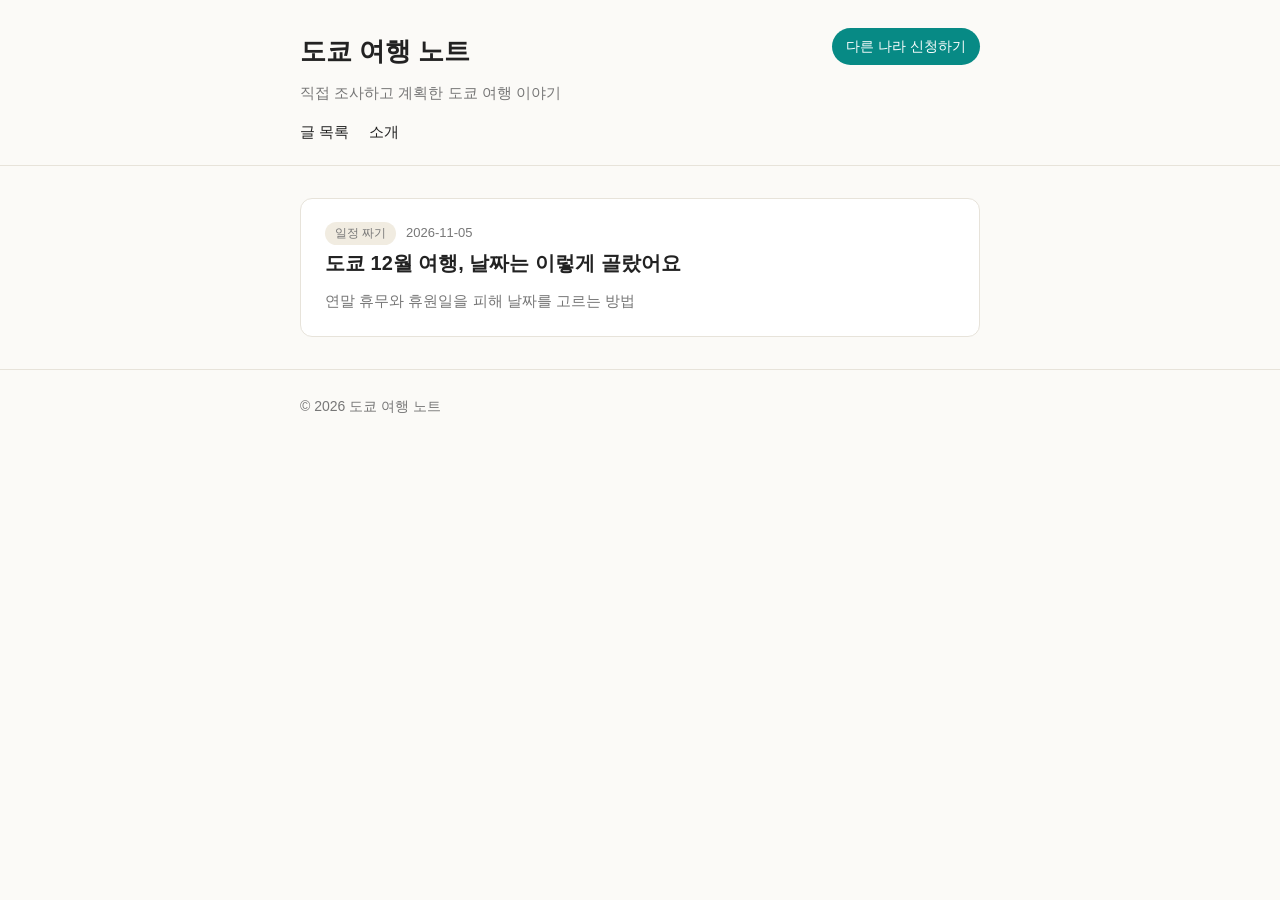
<file: index.html>
<!DOCTYPE html>
<html lang="ko">
<head>
  <meta charset="UTF-8">
  <meta name="viewport" content="width=device-width, initial-scale=1">
  <title>도쿄 여행 노트</title>
  <meta name="description" content="직접 조사하고 계획한 도쿄 여행 이야기. 12월 도쿄 3박 4일 일정, 장소, 예산, 이동 정보를 기록합니다.">
  <link rel="canonical" href="https://choebongjun0607-cell.github.io/travel-blog/">

  <!-- 공유 미리보기 (카카오톡·페이스북 등) -->
  <meta property="og:type" content="website">
  <meta property="og:site_name" content="도쿄 여행 노트">
  <meta property="og:locale" content="ko_KR">
  <meta property="og:title" content="도쿄 여행 노트">
  <meta property="og:description" content="직접 조사하고 계획한 도쿄 여행 이야기">
  <meta property="og:url" content="https://choebongjun0607-cell.github.io/travel-blog/">
  <meta property="og:image" content="https://choebongjun0607-cell.github.io/travel-blog/images/og-home.jpg">
  <meta property="og:image:width" content="1200">
  <meta property="og:image:height" content="630">
  <meta property="og:image:alt" content="도쿄 여행 노트 - 직접 조사하고 계획한 도쿄 여행 이야기">

  <!-- 공유 미리보기 (X/트위터) -->
  <meta name="twitter:card" content="summary_large_image">
  <meta name="twitter:title" content="도쿄 여행 노트">
  <meta name="twitter:description" content="직접 조사하고 계획한 도쿄 여행 이야기">
  <meta name="twitter:image" content="https://choebongjun0607-cell.github.io/travel-blog/images/og-home.jpg">

  <link rel="stylesheet" href="style.css">
</head>
<body>
  <header class="site">
    <div class="wrap">
      <button type="button" id="open-request" class="request-btn">다른 나라 신청하기</button>
      <a class="title" href="index.html">도쿄 여행 노트</a>
      <p class="desc">직접 조사하고 계획한 도쿄 여행 이야기</p>
      <nav>
        <a href="index.html">글 목록</a>
        <a href="about.html">소개</a>
      </nav>
    </div>
  </header>

  <main class="wrap">
    <ul class="post-list">
      <!-- 새 글은 이 아래에 li 하나를 복사해서 맨 위에 추가 -->
      <li class="post-card">
        <div class="meta"><span class="tag">일정 짜기</span> 2026-11-05</div>
        <h2><a href="posts/tokyo-december-dates.html">도쿄 12월 여행, 날짜는 이렇게 골랐어요</a></h2>
        <p>연말 휴무와 휴원일을 피해 날짜를 고르는 방법</p>
      </li>
    </ul>
  </main>

  <footer class="site">
    <div class="wrap">© 2026 도쿄 여행 노트</div>
  </footer>

  <div id="request-modal" class="modal" hidden role="dialog" aria-modal="true" aria-label="다른 나라 신청하기">
    <div class="modal-box">
      <button type="button" class="modal-close" aria-label="닫기">×</button>
      <form class="modal-body" novalidate>
        <h2>다른 지역 신청하기</h2>
        <p class="lead">다음으로 다뤘으면 하는 도시나 소도시가 있다면 알려주세요. 로그인 없이 바로 신청할 수 있어요.</p>

        <label for="rq-nickname">닉네임</label>
        <input id="rq-nickname" name="nickname" type="text" placeholder="닉네임을 입력해주세요" maxlength="30" required>

        <label for="rq-email">이메일</label>
        <input id="rq-email" name="email" type="email" placeholder="답변받을 이메일" maxlength="100" required>

        <label for="rq-region">지역 이름</label>
        <input id="rq-region" name="region" type="text" placeholder="예: 경주, 동영" maxlength="50" required>

        <label for="rq-content">내용</label>
        <textarea id="rq-content" name="content" rows="4" placeholder="어떤 정보를 다뤘으면 하는지 알려주세요" maxlength="1000"></textarea>

        <p class="form-msg" role="status"></p>
        <button type="submit" class="submit">신청하기</button>
      </form>
    </div>
  </div>
  <script src="request.js"></script>
</body>
</html>
</file>
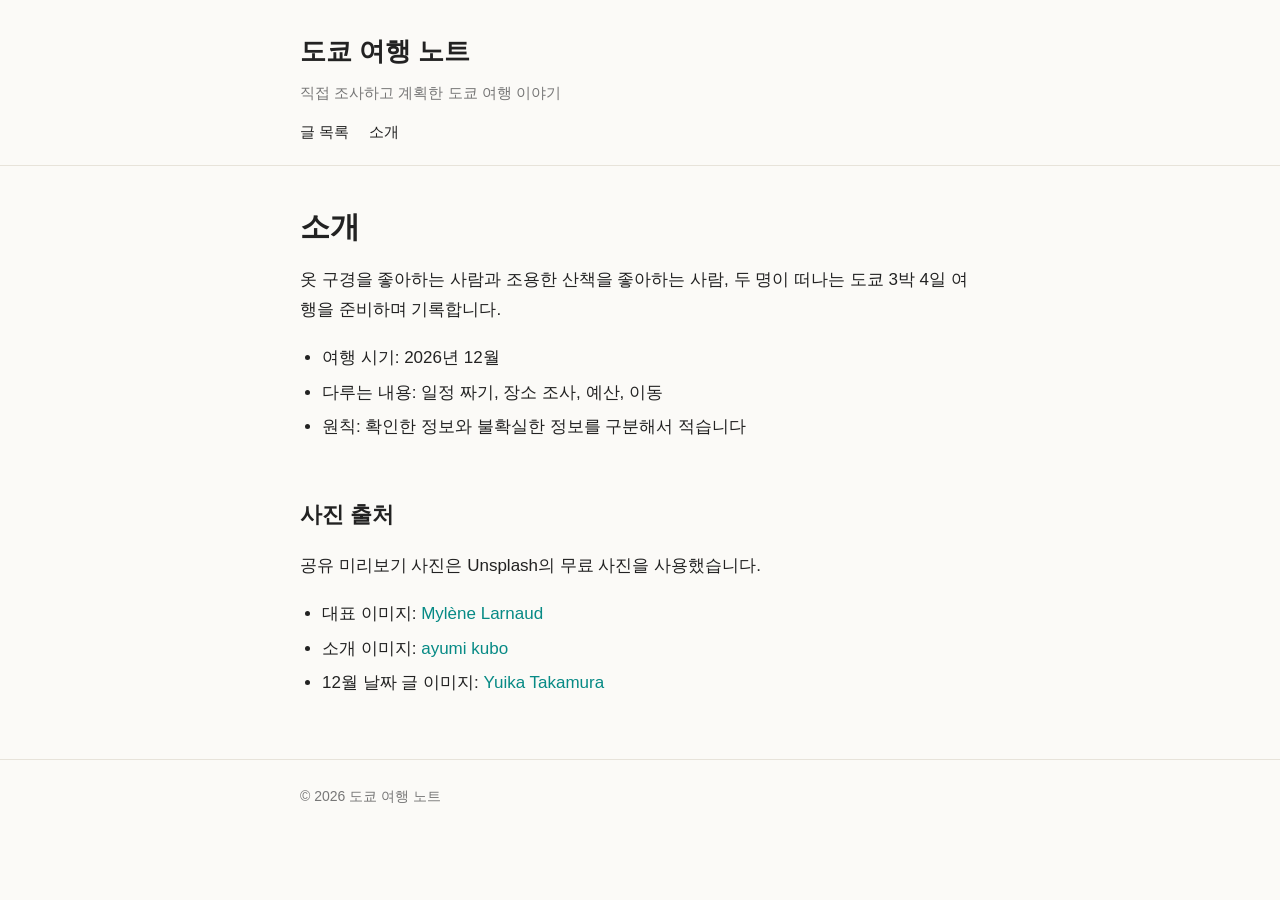
<file: about.html>
<!DOCTYPE html>
<html lang="ko">
<head>
  <meta charset="UTF-8">
  <meta name="viewport" content="width=device-width, initial-scale=1">
  <title>소개 - 도쿄 여행 노트</title>
  <meta name="description" content="옷 구경을 좋아하는 사람과 산책을 좋아하는 사람, 두 명이 떠나는 2026년 12월 도쿄 3박 4일 여행 준비 기록입니다.">
  <link rel="canonical" href="https://choebongjun0607-cell.github.io/travel-blog/about.html">

  <!-- 공유 미리보기 (카카오톡·페이스북 등) -->
  <meta property="og:type" content="website">
  <meta property="og:site_name" content="도쿄 여행 노트">
  <meta property="og:locale" content="ko_KR">
  <meta property="og:title" content="소개 - 도쿄 여행 노트">
  <meta property="og:description" content="두 명이 떠나는 12월 도쿄 3박 4일 여행 준비 기록">
  <meta property="og:url" content="https://choebongjun0607-cell.github.io/travel-blog/about.html">
  <meta property="og:image" content="https://choebongjun0607-cell.github.io/travel-blog/images/og-about.jpg">
  <meta property="og:image:width" content="1200">
  <meta property="og:image:height" content="630">

  <!-- 공유 미리보기 (X/트위터) -->
  <meta name="twitter:card" content="summary_large_image">

  <link rel="stylesheet" href="style.css">
</head>
<body>
  <header class="site">
    <div class="wrap">
      <a class="title" href="index.html">도쿄 여행 노트</a>
      <p class="desc">직접 조사하고 계획한 도쿄 여행 이야기</p>
      <nav>
        <a href="index.html">글 목록</a>
        <a href="about.html">소개</a>
      </nav>
    </div>
  </header>

  <main class="wrap">
    <article>
      <h1>소개</h1>
      <p>옷 구경을 좋아하는 사람과 조용한 산책을 좋아하는 사람, 두 명이 떠나는 도쿄 3박 4일 여행을 준비하며 기록합니다.</p>
      <ul>
        <li>여행 시기: 2026년 12월</li>
        <li>다루는 내용: 일정 짜기, 장소 조사, 예산, 이동</li>
        <li>원칙: 확인한 정보와 불확실한 정보를 구분해서 적습니다</li>
      </ul>

      <h2>사진 출처</h2>
      <p>공유 미리보기 사진은 Unsplash의 무료 사진을 사용했습니다.</p>
      <ul>
        <li>대표 이미지: <a href="https://unsplash.com/photos/narrow-street-in-tokyo-with-vending-machine-TeNP4a_hJzQ">Mylène Larnaud</a></li>
        <li>소개 이미지: <a href="https://unsplash.com/photos/a-man-walking-down-a-narrow-alley-way-xF5RavZke00">ayumi kubo</a></li>
        <li>12월 날짜 글 이미지: <a href="https://unsplash.com/photos/a-city-street-at-night-with-blue-christmas-lights-spFeWVmFqKM">Yuika Takamura</a></li>
      </ul>
    </article>
  </main>

  <footer class="site">
    <div class="wrap">© 2026 도쿄 여행 노트</div>
  </footer>
</body>
</html>
</file>
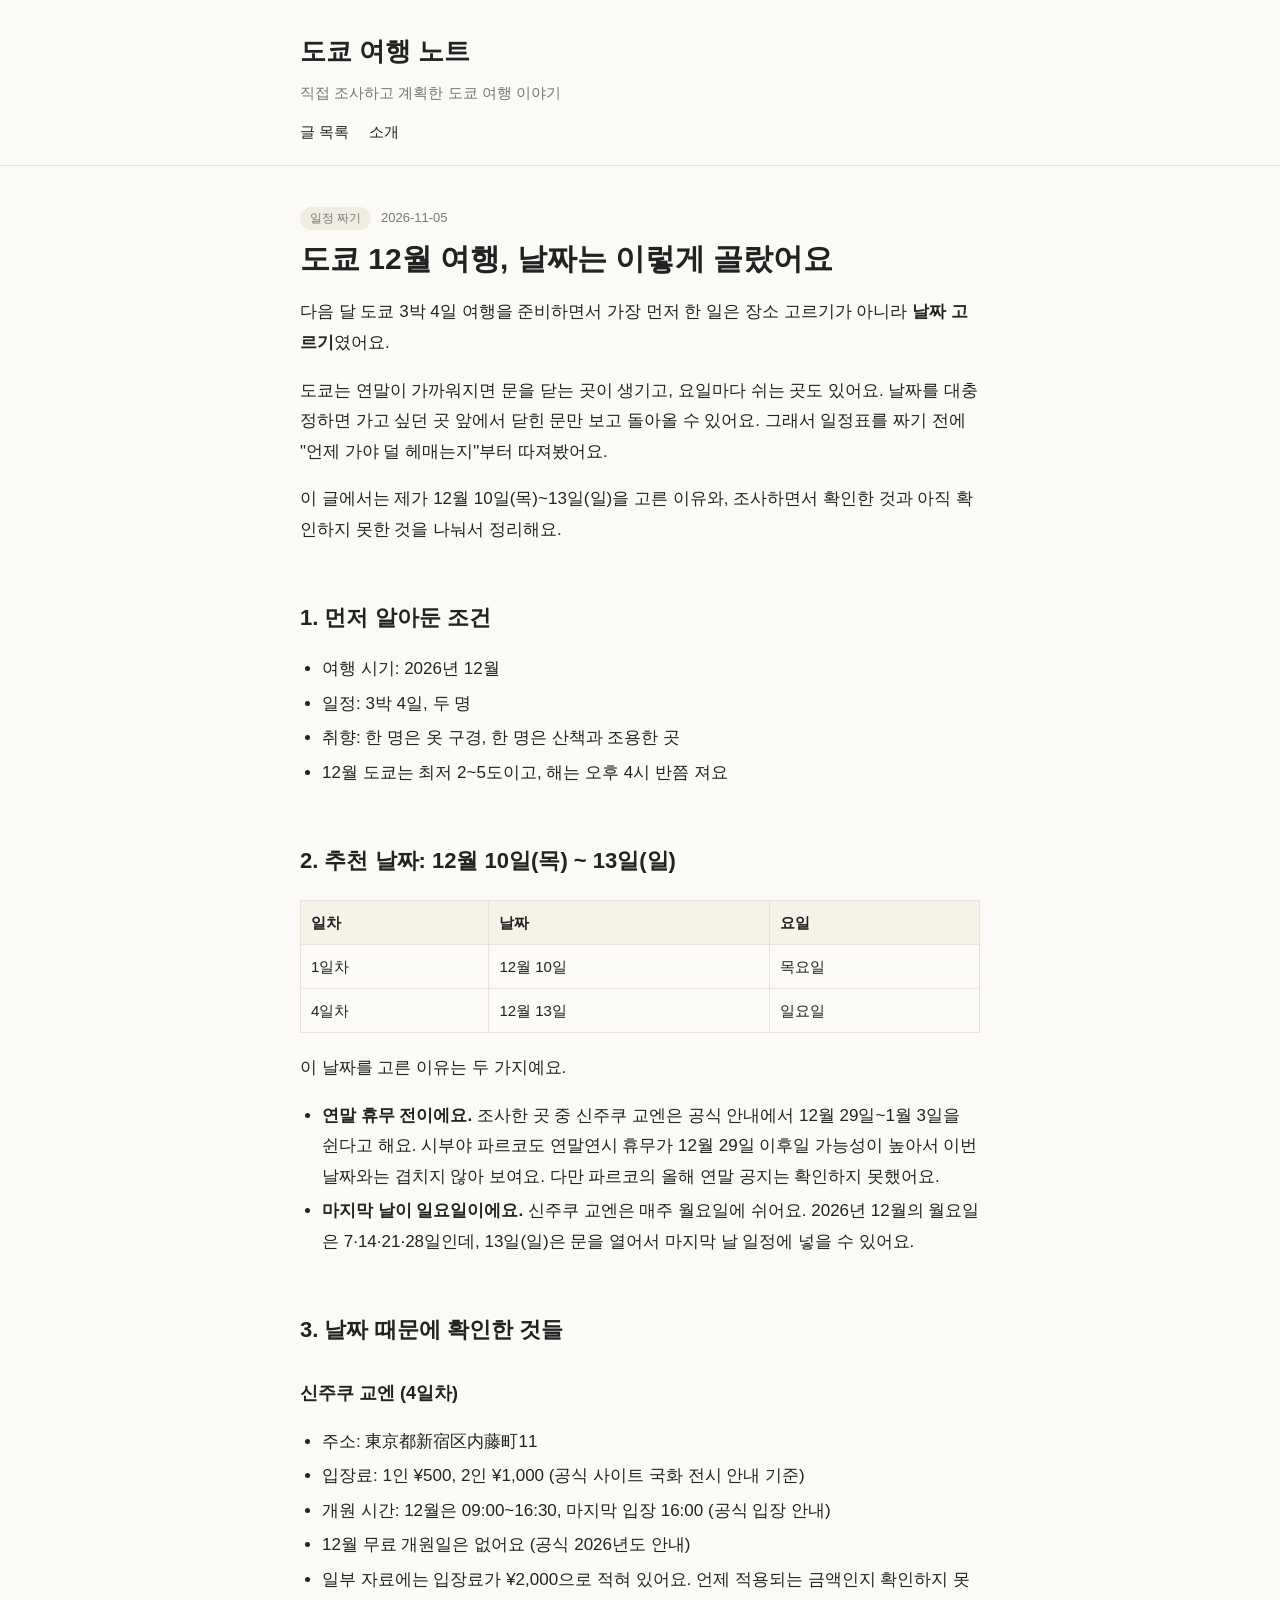
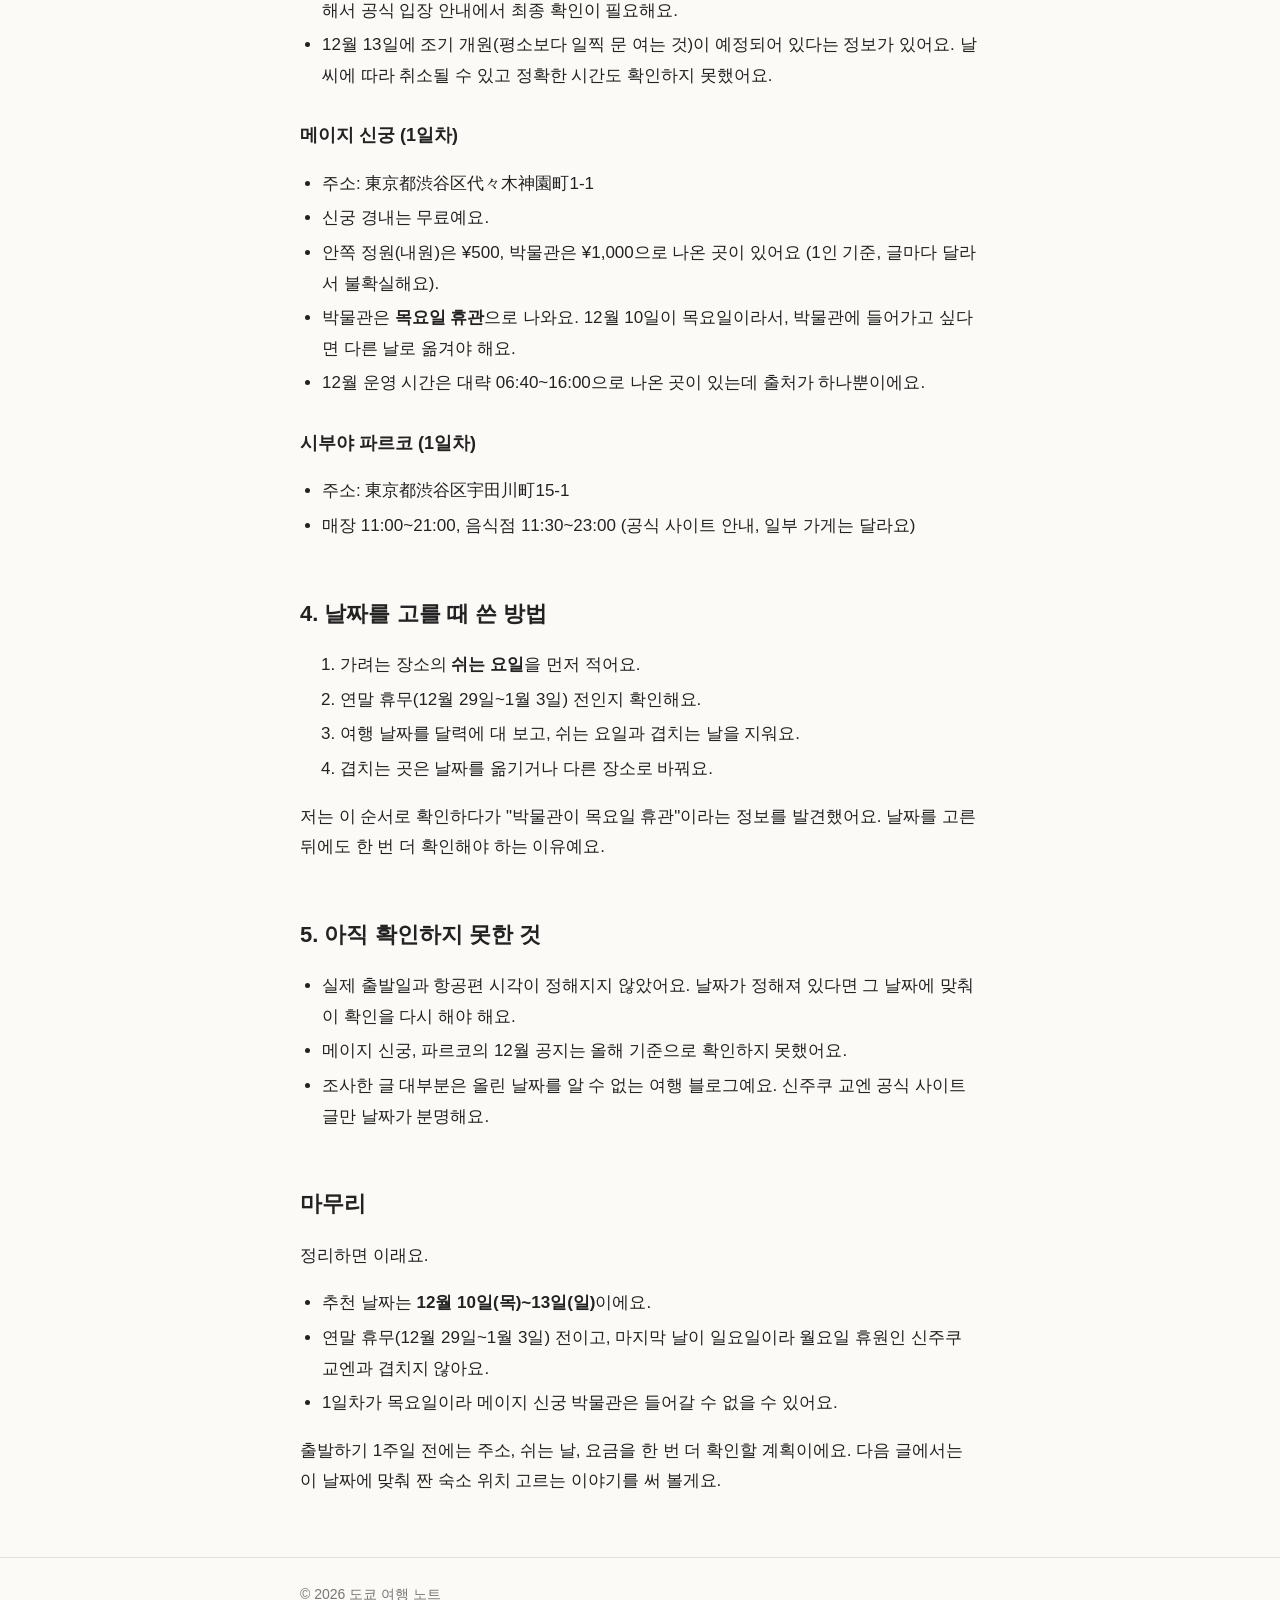
<file: posts/tokyo-december-dates.html>
<!DOCTYPE html>
<html lang="ko">
<head>
  <meta charset="UTF-8">
  <meta name="viewport" content="width=device-width, initial-scale=1">
  <title>도쿄 12월 여행, 날짜는 이렇게 골랐어요 - 도쿄 여행 노트</title>
  <meta name="description" content="연말 휴무와 휴원일을 피해 도쿄 12월 3박 4일 여행 날짜를 고른 방법. 12월 10일(목)~13일(일)을 고른 이유와 확인한 정보를 정리했어요.">
  <link rel="canonical" href="https://choebongjun0607-cell.github.io/travel-blog/posts/tokyo-december-dates.html">

  <!-- 공유 미리보기 (카카오톡·페이스북 등) -->
  <meta property="og:type" content="article">
  <meta property="og:site_name" content="도쿄 여행 노트">
  <meta property="og:locale" content="ko_KR">
  <meta property="og:title" content="도쿄 12월 여행, 날짜는 이렇게 골랐어요">
  <meta property="og:description" content="연말 휴무와 휴원일을 피해 날짜를 고르는 방법">
  <meta property="og:url" content="https://choebongjun0607-cell.github.io/travel-blog/posts/tokyo-december-dates.html">
  <meta property="og:image" content="https://choebongjun0607-cell.github.io/travel-blog/images/og-tokyo-december-dates.jpg">
  <meta property="og:image:width" content="1200">
  <meta property="og:image:height" content="630">
  <meta property="article:published_time" content="2026-11-05">

  <!-- 공유 미리보기 (X/트위터) -->
  <meta name="twitter:card" content="summary_large_image">

  <link rel="stylesheet" href="../style.css">
</head>
<body>
  <header class="site">
    <div class="wrap">
      <a class="title" href="../index.html">도쿄 여행 노트</a>
      <p class="desc">직접 조사하고 계획한 도쿄 여행 이야기</p>
      <nav>
        <a href="../index.html">글 목록</a>
        <a href="../about.html">소개</a>
      </nav>
    </div>
  </header>

  <main class="wrap">
    <article>
      <div class="meta"><span class="tag">일정 짜기</span> 2026-11-05</div>
      <h1>도쿄 12월 여행, 날짜는 이렇게 골랐어요</h1>

      <p>다음 달 도쿄 3박 4일 여행을 준비하면서 가장 먼저 한 일은 장소 고르기가 아니라 <strong>날짜 고르기</strong>였어요.</p>
      <p>도쿄는 연말이 가까워지면 문을 닫는 곳이 생기고, 요일마다 쉬는 곳도 있어요. 날짜를 대충 정하면 가고 싶던 곳 앞에서 닫힌 문만 보고 돌아올 수 있어요. 그래서 일정표를 짜기 전에 "언제 가야 덜 헤매는지"부터 따져봤어요.</p>
      <p>이 글에서는 제가 12월 10일(목)~13일(일)을 고른 이유와, 조사하면서 확인한 것과 아직 확인하지 못한 것을 나눠서 정리해요.</p>

      <h2>1. 먼저 알아둔 조건</h2>
      <ul>
        <li>여행 시기: 2026년 12월</li>
        <li>일정: 3박 4일, 두 명</li>
        <li>취향: 한 명은 옷 구경, 한 명은 산책과 조용한 곳</li>
        <li>12월 도쿄는 최저 2~5도이고, 해는 오후 4시 반쯤 져요</li>
      </ul>

      <h2>2. 추천 날짜: 12월 10일(목) ~ 13일(일)</h2>
      <table>
        <tr><th>일차</th><th>날짜</th><th>요일</th></tr>
        <tr><td>1일차</td><td>12월 10일</td><td>목요일</td></tr>
        <tr><td>4일차</td><td>12월 13일</td><td>일요일</td></tr>
      </table>
      <p>이 날짜를 고른 이유는 두 가지예요.</p>
      <ul>
        <li><strong>연말 휴무 전이에요.</strong> 조사한 곳 중 신주쿠 교엔은 공식 안내에서 12월 29일~1월 3일을 쉰다고 해요. 시부야 파르코도 연말연시 휴무가 12월 29일 이후일 가능성이 높아서 이번 날짜와는 겹치지 않아 보여요. 다만 파르코의 올해 연말 공지는 확인하지 못했어요.</li>
        <li><strong>마지막 날이 일요일이에요.</strong> 신주쿠 교엔은 매주 월요일에 쉬어요. 2026년 12월의 월요일은 7·14·21·28일인데, 13일(일)은 문을 열어서 마지막 날 일정에 넣을 수 있어요.</li>
      </ul>

      <h2>3. 날짜 때문에 확인한 것들</h2>

      <h3>신주쿠 교엔 (4일차)</h3>
      <ul>
        <li>주소: 東京都新宿区内藤町11</li>
        <li>입장료: 1인 ¥500, 2인 ¥1,000 (공식 사이트 국화 전시 안내 기준)</li>
        <li>개원 시간: 12월은 09:00~16:30, 마지막 입장 16:00 (공식 입장 안내)</li>
        <li>12월 무료 개원일은 없어요 (공식 2026년도 안내)</li>
        <li>일부 자료에는 입장료가 ¥2,000으로 적혀 있어요. 언제 적용되는 금액인지 확인하지 못해서 공식 입장 안내에서 최종 확인이 필요해요.</li>
        <li>12월 13일에 조기 개원(평소보다 일찍 문 여는 것)이 예정되어 있다는 정보가 있어요. 날씨에 따라 취소될 수 있고 정확한 시간도 확인하지 못했어요.</li>
      </ul>

      <h3>메이지 신궁 (1일차)</h3>
      <ul>
        <li>주소: 東京都渋谷区代々木神園町1-1</li>
        <li>신궁 경내는 무료예요.</li>
        <li>안쪽 정원(내원)은 ¥500, 박물관은 ¥1,000으로 나온 곳이 있어요 (1인 기준, 글마다 달라서 불확실해요).</li>
        <li>박물관은 <strong>목요일 휴관</strong>으로 나와요. 12월 10일이 목요일이라서, 박물관에 들어가고 싶다면 다른 날로 옮겨야 해요.</li>
        <li>12월 운영 시간은 대략 06:40~16:00으로 나온 곳이 있는데 출처가 하나뿐이에요.</li>
      </ul>

      <h3>시부야 파르코 (1일차)</h3>
      <ul>
        <li>주소: 東京都渋谷区宇田川町15-1</li>
        <li>매장 11:00~21:00, 음식점 11:30~23:00 (공식 사이트 안내, 일부 가게는 달라요)</li>
      </ul>

      <h2>4. 날짜를 고를 때 쓴 방법</h2>
      <ol>
        <li>가려는 장소의 <strong>쉬는 요일</strong>을 먼저 적어요.</li>
        <li>연말 휴무(12월 29일~1월 3일) 전인지 확인해요.</li>
        <li>여행 날짜를 달력에 대 보고, 쉬는 요일과 겹치는 날을 지워요.</li>
        <li>겹치는 곳은 날짜를 옮기거나 다른 장소로 바꿔요.</li>
      </ol>
      <p>저는 이 순서로 확인하다가 "박물관이 목요일 휴관"이라는 정보를 발견했어요. 날짜를 고른 뒤에도 한 번 더 확인해야 하는 이유예요.</p>

      <h2>5. 아직 확인하지 못한 것</h2>
      <ul>
        <li>실제 출발일과 항공편 시각이 정해지지 않았어요. 날짜가 정해져 있다면 그 날짜에 맞춰 이 확인을 다시 해야 해요.</li>
        <li>메이지 신궁, 파르코의 12월 공지는 올해 기준으로 확인하지 못했어요.</li>
        <li>조사한 글 대부분은 올린 날짜를 알 수 없는 여행 블로그예요. 신주쿠 교엔 공식 사이트 글만 날짜가 분명해요.</li>
      </ul>

      <h2>마무리</h2>
      <p>정리하면 이래요.</p>
      <ul>
        <li>추천 날짜는 <strong>12월 10일(목)~13일(일)</strong>이에요.</li>
        <li>연말 휴무(12월 29일~1월 3일) 전이고, 마지막 날이 일요일이라 월요일 휴원인 신주쿠 교엔과 겹치지 않아요.</li>
        <li>1일차가 목요일이라 메이지 신궁 박물관은 들어갈 수 없을 수 있어요.</li>
      </ul>
      <p>출발하기 1주일 전에는 주소, 쉬는 날, 요금을 한 번 더 확인할 계획이에요. 다음 글에서는 이 날짜에 맞춰 짠 숙소 위치 고르는 이야기를 써 볼게요.</p>
    </article>
  </main>

  <footer class="site">
    <div class="wrap">© 2026 도쿄 여행 노트</div>
  </footer>
</body>
</html>
</file>
<file: style.css>
:root {
  --bg: #fbfaf7;
  --text: #222;
  --muted: #777;
  --accent: #0abab5;        /* 티파니 민트 (테두리·장식용) */
  --accent-strong: #078a85; /* 진한 민트 (글자·버튼용, 가독성 확보) */
  --accent-soft: #e3f6f4;   /* 연한 민트 (배경용) */
  --line: #e7e3da;
  --card: #fff;
}

* { box-sizing: border-box; }

body {
  margin: 0;
  background: var(--bg);
  color: var(--text);
  font-family: "Pretendard", "Noto Sans KR", "Malgun Gothic", sans-serif;
  line-height: 1.8;
  font-size: 17px;
}

a { color: var(--accent-strong); text-decoration: none; }
a:hover { text-decoration: underline; }

.wrap { max-width: 720px; margin: 0 auto; padding: 0 20px; }

/* 상단 */
header.site {
  border-bottom: 1px solid var(--line);
  padding: 28px 0 20px;
}
header.site .title { font-size: 26px; font-weight: 800; color: var(--text); }
header.site .title:hover { text-decoration: none; }
header.site .desc { color: var(--muted); font-size: 15px; margin: 4px 0 0; }
header.site nav { margin-top: 12px; font-size: 15px; }
header.site nav a { margin-right: 16px; color: var(--text); }

/* 글 목록 */
.post-list { list-style: none; padding: 0; margin: 32px 0; }
.post-card {
  background: var(--card);
  border: 1px solid var(--line);
  border-radius: 12px;
  padding: 22px 24px;
  margin-bottom: 16px;
}
.post-card h2 { margin: 0 0 6px; font-size: 20px; }
.post-card h2 a { color: var(--text); }
.post-card p { margin: 6px 0 0; color: var(--muted); font-size: 15px; }
.meta { font-size: 13px; color: var(--muted); }
.tag {
  display: inline-block;
  font-size: 12px;
  background: #f1ece1;
  border-radius: 99px;
  padding: 1px 10px;
  margin-right: 6px;
}
.tag.draft { background: var(--accent-soft); color: var(--accent-strong); }

/* 글 본문 */
article { margin: 40px 0 60px; }
article h1 { font-size: 30px; line-height: 1.4; margin: 8px 0 12px; }
article h2 { font-size: 22px; margin: 44px 0 12px; padding-top: 8px; }
article h3 { font-size: 18px; margin: 28px 0 8px; }
article ul { padding-left: 22px; }
article li { margin: 4px 0; }
article table { width: 100%; border-collapse: collapse; margin: 20px 0; font-size: 15px; }
article th, article td { border: 1px solid var(--line); padding: 8px 10px; text-align: left; }
article th { background: #f6f2e8; }
article blockquote {
  margin: 20px 0; padding: 10px 18px;
  border-left: 4px solid var(--accent);
  background: #f6f2e8; color: #444;
}

footer.site {
  border-top: 1px solid var(--line);
  padding: 24px 0 40px;
  color: var(--muted);
  font-size: 14px;
}

/* 다른 나라 신청하기 버튼 + 팝업 */
header.site .wrap { position: relative; }
.request-btn {
  position: absolute; top: 0; right: 20px;
  background: var(--accent-strong); color: #fff;
  border: 0; border-radius: 99px;
  padding: 6px 14px; font: inherit; font-size: 14px; cursor: pointer;
}
.request-btn:hover { opacity: .9; }

.modal {
  position: fixed; inset: 0; z-index: 100;
  background: rgba(0, 0, 0, .5);
  display: flex; align-items: center; justify-content: center;
  padding: 16px;
}
.modal[hidden] { display: none; }
.modal-box {
  position: relative; background: #fff; border-radius: 16px;
  width: 100%; max-width: 440px; max-height: 92vh;
  overflow-y: auto;
}
.modal-body { padding: 32px 28px 28px; }
.modal-body h2 { margin: 0 0 8px; font-size: 20px; }
.modal-body .lead { margin: 0 0 20px; color: var(--muted); font-size: 14px; line-height: 1.6; }
.modal-body label { display: block; margin: 14px 0 6px; font-size: 13px; font-weight: 700; }
.modal-body input, .modal-body textarea {
  width: 100%; padding: 11px 14px; font: inherit; font-size: 15px;
  background: #f4f4f2; border: 1px solid transparent; border-radius: 10px;
}
.modal-body textarea { resize: vertical; min-height: 96px; }
.modal-body input:focus, .modal-body textarea:focus {
  outline: none; border-color: var(--accent); background: #fff;
}
.modal-body .submit {
  width: 100%; margin-top: 18px; padding: 13px;
  background: var(--accent-strong); color: #fff; border: 0; border-radius: 10px;
  font: inherit; font-size: 16px; font-weight: 700; cursor: pointer;
}
.modal-body .submit:disabled { opacity: .6; cursor: default; }
.form-msg { margin: 12px 0 0; font-size: 14px; min-height: 1em; }
.form-msg.ok { color: var(--accent-strong); }
.form-msg.err { color: #c8452d; }
.modal-close {
  position: absolute; top: 8px; right: 12px; z-index: 1;
  background: #fff; border: 0; border-radius: 50%;
  width: 32px; height: 32px; font-size: 22px; line-height: 1; cursor: pointer;
}
body.modal-open { overflow: hidden; }

@media (max-width: 480px) {
  body { font-size: 16px; }
  article h1 { font-size: 25px; }
}
</file>
